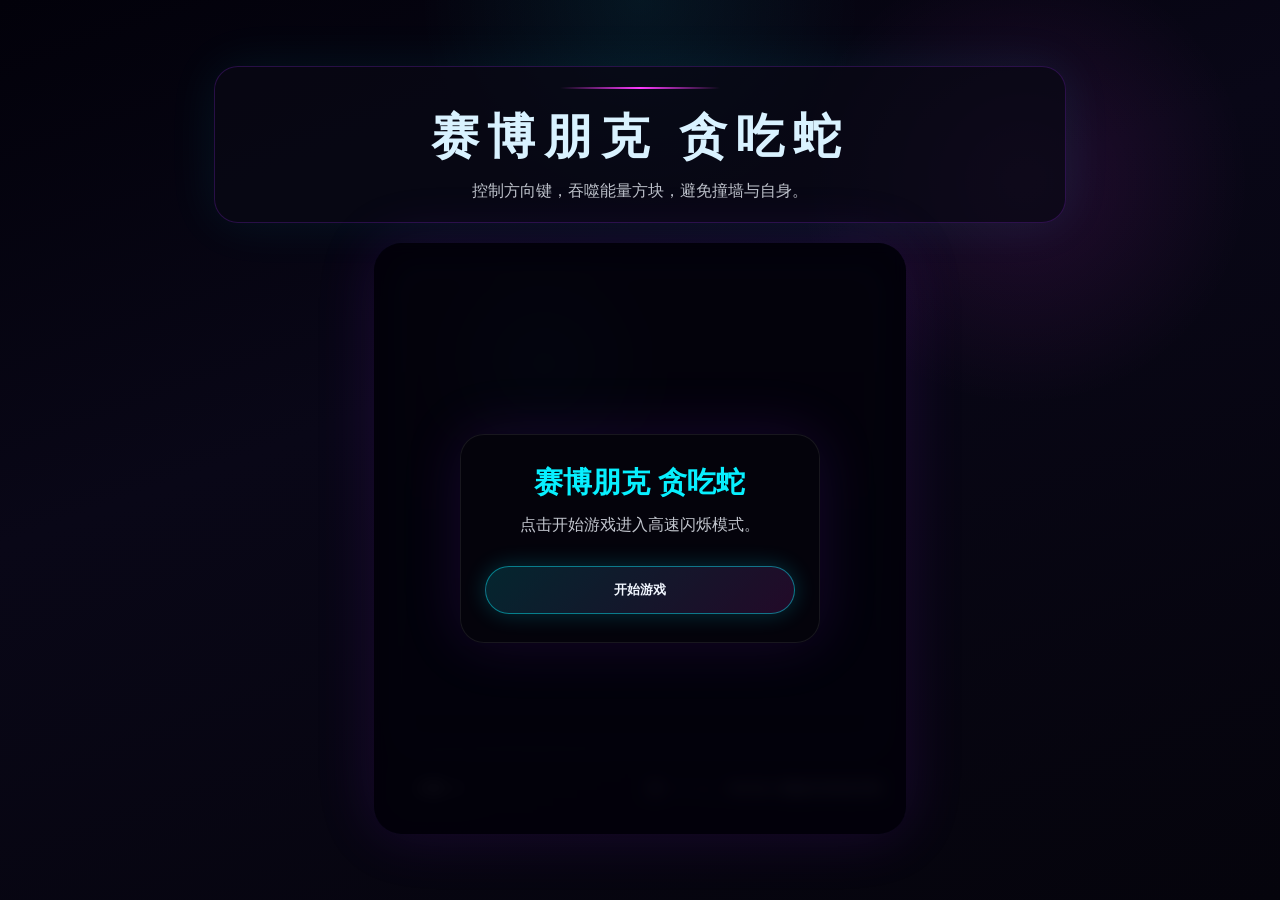
<file: games/game-demo1/index.html>
<!DOCTYPE html>
<html lang="zh-CN">
<head>
  <meta charset="UTF-8">
  <meta name="viewport" content="width=device-width, initial-scale=1.0">
  <title>赛博朋克 贪吃蛇</title>
  <link rel="stylesheet" href="style.css">
</head>
<body>
  <div class="wrapper">
    <header class="title-panel">
      <div class="title-line"></div>
      <h1>赛博朋克 贪吃蛇</h1>
      <p>控制方向键，吞噬能量方块，避免撞墙与自身。</p>
    </header>

    <main class="game-panel">
      <canvas id="gameCanvas" width="480" height="480"></canvas>
      <div class="hud">
        <div class="score">分数: <span id="scoreValue">0</span></div>
        <button id="pauseButton" class="neon-button hidden">暂停</button>
        <div class="tip">按 ←↑→↓、WASD 或触控按钮控制</div>
      </div>
      <div class="mobile-controls" aria-label="移动方向控制">
        <button class="control-button" data-direction="up" aria-label="上">↑</button>
        <div class="horizontal-controls">
          <button class="control-button" data-direction="left" aria-label="左">←</button>
          <button class="control-button" data-direction="right" aria-label="右">→</button>
        </div>
        <button class="control-button" data-direction="down" aria-label="下">↓</button>
      </div>
      <div id="overlay" class="overlay">
        <div class="overlay-card">
          <h2 id="overlayTitle">准备就绪</h2>
          <p id="overlayDesc">点击开始游戏进入赛博朋克轨道。</p>
          <button id="startButton" class="neon-button">开始游戏</button>
          <button id="restartButton" class="neon-button hidden">重新开始</button>
        </div>
      </div>
    </main>
  </div>

  <script src="script.js"></script>
</body>
</html>
</file>
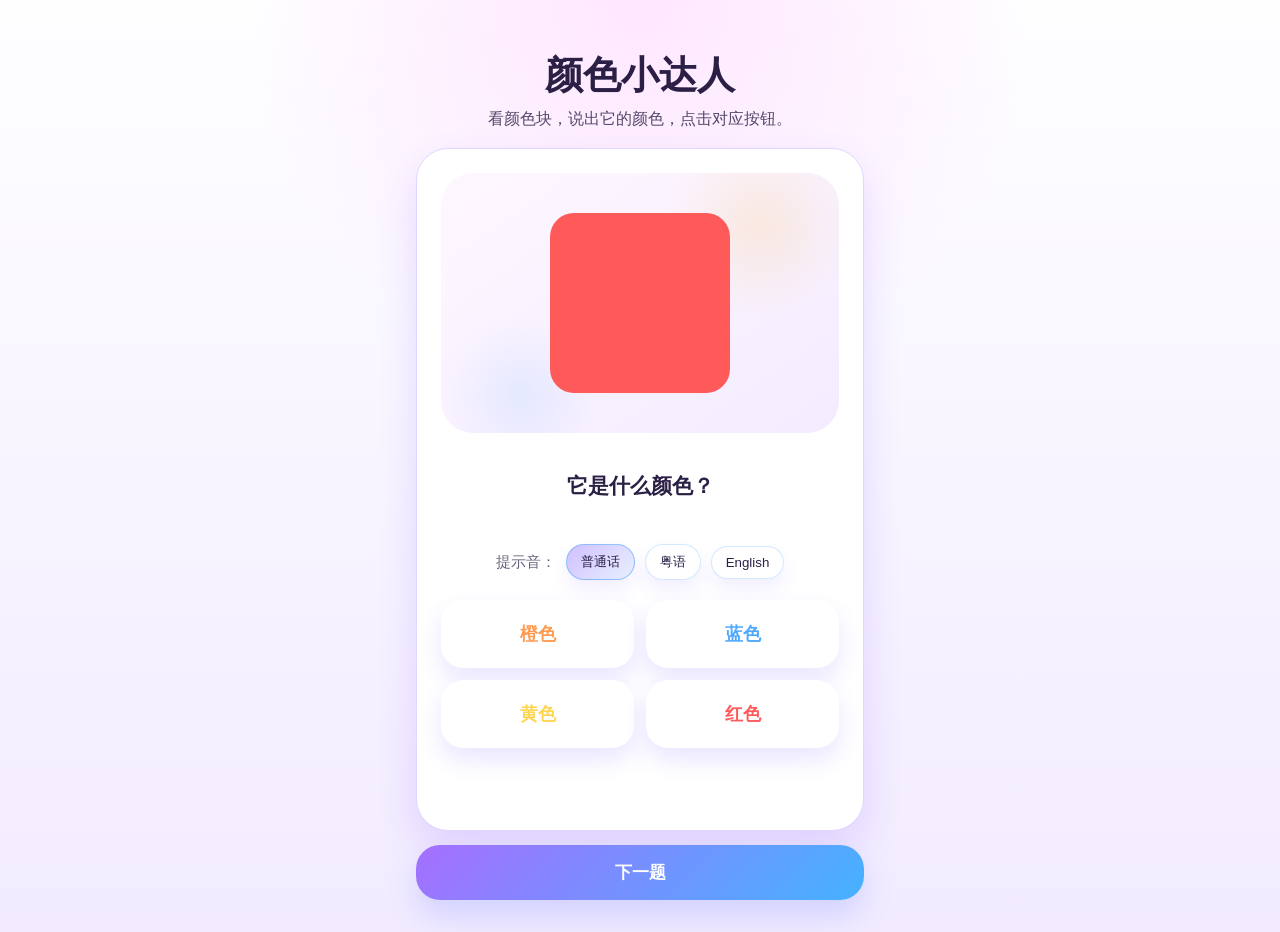
<file: games/game-demo2/index.html>
<!DOCTYPE html>
<html lang="zh-CN">
<head>
  <meta charset="UTF-8">
  <meta name="viewport" content="width=device-width, initial-scale=1.0">
  <title>亲子颜色识别</title>
  <link rel="stylesheet" href="style.css">
</head>
<body>
  <div class="game-shell">
    <header class="top-panel">
      <h1>颜色小达人</h1>
      <p>看颜色块，说出它的颜色，点击对应按钮。</p>
    </header>

    <section class="play-area">
      <div class="card" id="colorCard" aria-label="颜色块展示区"></div>
      <div class="question">
        <p id="questionText">它是什么颜色？</p>
      </div>
      <div class="lang-select" id="langSelect">
        <span>提示音：</span>
        <button type="button" class="lang-button active" data-lang="zh">普通话</button>
        <button type="button" class="lang-button" data-lang="yue">粤语</button>
        <button type="button" class="lang-button" data-lang="en">English</button>
      </div>
      <div class="buttons" id="options"></div>
      <div class="feedback" id="feedback"></div>
    </section>

    <footer class="footer-panel">
      <button id="nextButton" class="big-button">下一题</button>
    </footer>
  </div>

  <script src="script.js"></script>
</body>
</html>
</file>
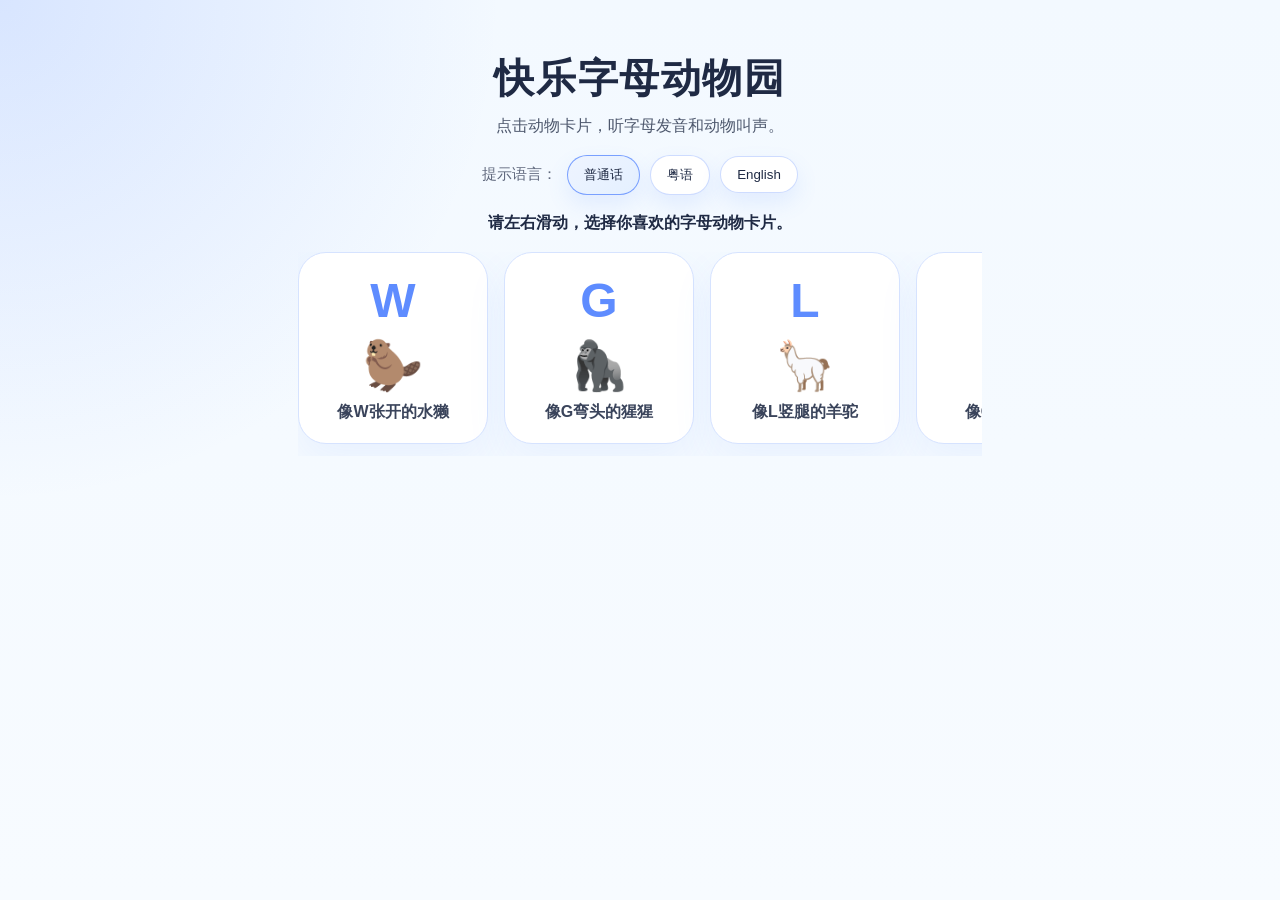
<file: games/game-demo3/index.html>
<!DOCTYPE html>
<html lang="zh-CN">
<head>
  <meta charset="UTF-8">
  <meta name="viewport" content="width=device-width, initial-scale=1.0">
  <title>快乐字母动物园</title>
  <link rel="stylesheet" href="style.css">
</head>
<body>
  <div class="game-shell">
    <header class="top-panel">
      <h1>快乐字母动物园</h1>
      <p>点击动物卡片，听字母发音和动物叫声。</p>
    </header>

    <div class="lang-select" id="langSelect">
      <span>提示语言：</span>
      <button type="button" class="lang-button active" data-lang="zh">普通话</button>
      <button type="button" class="lang-button" data-lang="yue">粤语</button>
      <button type="button" class="lang-button" data-lang="en">English</button>
    </div>

    <section class="instruction">
      <p id="instructionText">请选择语言，然后点击字母动物卡片。</p>
    </section>

    <section class="cards" id="cards"></section>

    <div class="feedback" id="feedback"></div>
  </div>

  <script src="script.js"></script>
</body>
</html>
</file>
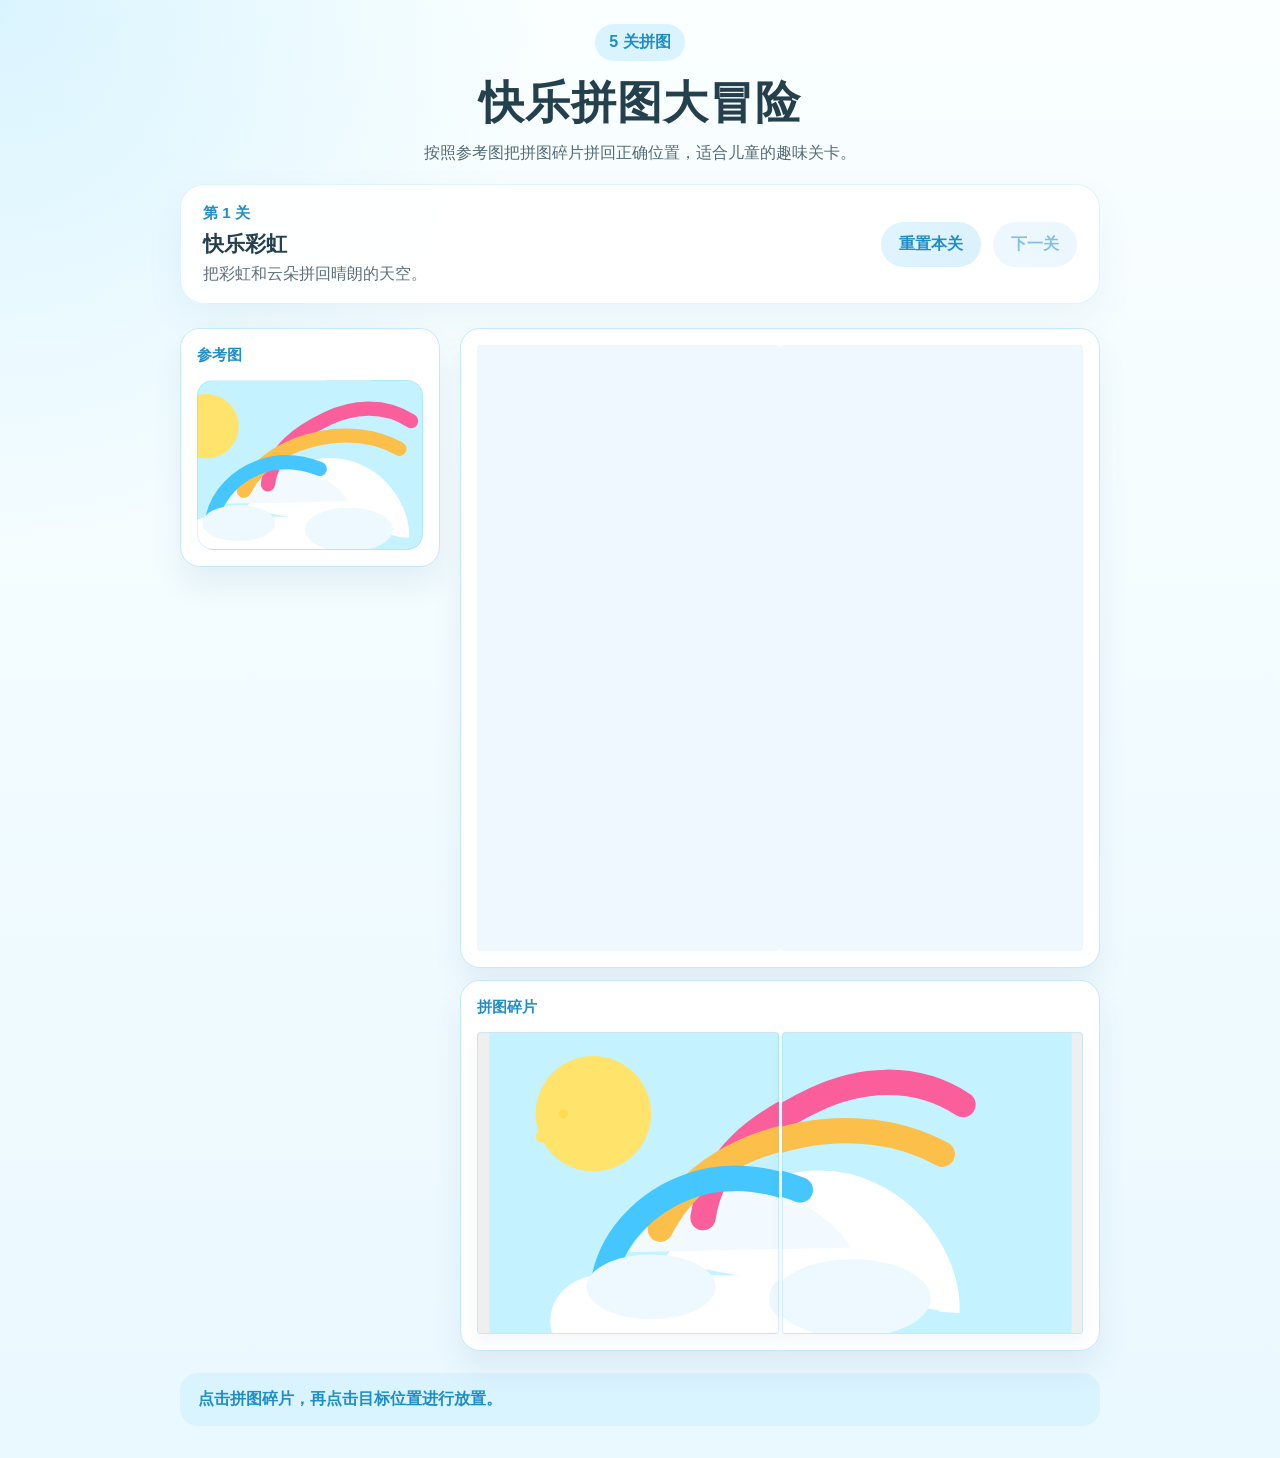
<file: games/game-demo4/index.html>
<!DOCTYPE html>
<html lang="zh-CN">
<head>
  <meta charset="UTF-8">
  <meta name="viewport" content="width=device-width, initial-scale=1.0">
  <title>快乐拼图大冒险</title>
  <link rel="stylesheet" href="style.css">
</head>
<body>
  <div class="game-page">
    <header class="hero">
      <span class="badge">5 关拼图</span>
      <h1>快乐拼图大冒险</h1>
      <p>按照参考图把拼图碎片拼回正确位置，适合儿童的趣味关卡。</p>
    </header>

    <section class="level-panel">
      <div>
        <p class="level-tag">第 <strong id="levelNumber">1</strong> 关</p>
        <h2 id="levelTitle">快乐彩虹</h2>
        <p id="levelHint">把彩虹和云朵拼回晴朗的天空。</p>
      </div>
      <div class="actions">
        <button id="restartButton" class="pill-button">重置本关</button>
        <button id="nextButton" class="pill-button" disabled>下一关</button>
      </div>
    </section>

    <main class="game-area">
      <aside class="preview-panel">
        <div class="panel-label">参考图</div>
        <div class="preview-image" id="previewImage" aria-label="参考拼图"></div>
      </aside>

      <section class="puzzle-panel">
        <div class="board-box">
          <div class="puzzle-board" id="puzzleBoard"></div>
        </div>

        <div class="tray-box">
          <div class="panel-label">拼图碎片</div>
          <div class="piece-tray" id="pieceTray"></div>
        </div>
      </section>
    </main>

    <div class="status-bar" id="statusText">点击拼图碎片，再点击目标位置进行放置。</div>
  </div>

  <script src="script.js"></script>
</body>
</html>
</file>
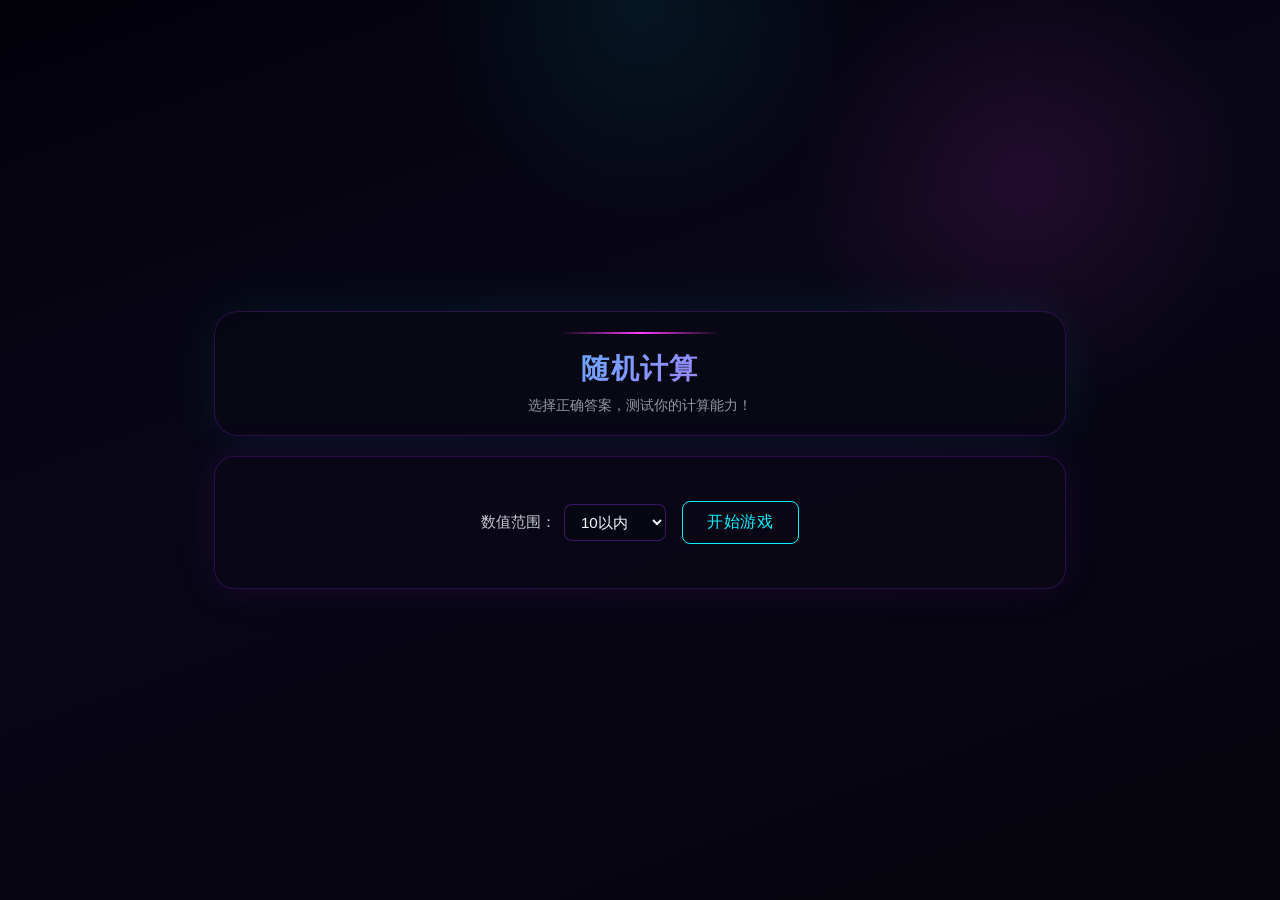
<file: games/game-demo5/index.html>
<!DOCTYPE html>
<html lang="zh-CN">
<head>
  <meta charset="UTF-8">
  <meta name="viewport" content="width=device-width, initial-scale=1.0">
  <title>随机计算</title>
  <link rel="stylesheet" href="style.css">
</head>
<body>
  <div class="wrapper">
    <header class="title-panel">
      <div class="title-line"></div>
      <h1>随机计算</h1>
      <p>选择正确答案，测试你的计算能力！</p>
    </header>

    <main class="game-panel">
      <div class="settings-panel">
        <div class="setting-group">
          <label>数值范围：</label>
          <select id="rangeSelect">
            <option value="10">10以内</option>
            <option value="20">20以内</option>
            <option value="50">50以内</option>
            <option value="100">100以内</option>
          </select>
        </div>
        <button id="startButton" class="neon-button">开始游戏</button>
      </div>

      <div id="gameArea" class="game-area hidden">
        <div class="hud">
          <div class="stats">
            <span>题目: <span id="questionNum">0</span></span>
            <span>分数: <span id="scoreValue">0</span></span>
          </div>
          <div class="language-switch">
            <button class="lang-btn" data-lang="zh-CN" title="普通话">普通话</button>
            <button class="lang-btn" data-lang="zh-TW" title="粤语">粤语</button>
            <button class="lang-btn" data-lang="en" title="English">EN</button>
          </div>
        </div>
        
        <div class="question-display">
          <div class="equation" id="equation">2 + 3 = ?</div>
          <button id="speakButton" class="speak-button" aria-label="朗读题目">🔊</button>
        </div>

        <div class="answers-grid" id="answersGrid">
          <button class="answer-button" data-index="0">5</button>
          <button class="answer-button" data-index="1">6</button>
          <button class="answer-button" data-index="2">7</button>
          <button class="answer-button" data-index="3">8</button>
        </div>

        <div id="feedback" class="feedback hidden"></div>
      </div>

      <div id="overlay" class="overlay hidden">
        <div class="overlay-card">
          <h2 id="overlayTitle">游戏结束</h2>
          <p id="overlayDesc">你的得分：<span id="finalScore">0</span> / <span id="totalQuestions">0</span></p>
          <button id="restartButton" class="neon-button">再来一局</button>
        </div>
      </div>
    </main>
  </div>

  <script src="script.js"></script>
</body>
</html>
</file>
<file: games/game-demo1/style.css>
:root {
  --bg: #05040c;
  --panel: rgba(10, 8, 22, 0.9);
  --glow: #8a2be2;
  --neon: #08f0ff;
  --accent: #ff3cff;
  --text: #f2f7ff;
}

* {
  box-sizing: border-box;
  margin: 0;
  padding: 0;
}

body {
  min-height: 100vh;
  display: flex;
  align-items: center;
  justify-content: center;
  font-family: "Segoe UI", Roboto, "PingFang SC", sans-serif;
  background: radial-gradient(circle at top, rgba(8, 240, 255, 0.08), transparent 20%),
              radial-gradient(circle at 80% 20%, rgba(255, 60, 255, 0.1), transparent 18%),
              linear-gradient(160deg, #02010a 0%, #090717 40%, #05040c 100%);
  color: var(--text);
}

.wrapper {
  width: min(100%, 900px);
  padding: 24px;
}

.title-panel {
  text-align: center;
  margin-bottom: 20px;
  padding: 20px 24px;
  border: 1px solid rgba(138, 43, 226, 0.25);
  background: rgba(8, 8, 20, 0.75);
  box-shadow: 0 0 50px rgba(8, 240, 255, 0.08);
  border-radius: 24px;
}

.title-line {
  width: 160px;
  height: 2px;
  margin: 0 auto 16px;
  background: linear-gradient(90deg, transparent, var(--accent), transparent);
}

.title-panel h1 {
  font-size: clamp(2rem, 4vw, 3rem);
  letter-spacing: 0.18em;
  text-transform: uppercase;
  color: #d9f2ff;
}

.title-panel p {
  margin-top: 12px;
  color: rgba(242, 247, 255, 0.78);
}

.game-panel {
  position: relative;
  width: fit-content;
  margin: 0 auto;
  padding: 24px;
  border-radius: 32px;
  background: var(--panel);
  box-shadow: 0 0 60px rgba(138, 43, 226, 0.15);
}

canvas {
  display: block;
  background: radial-gradient(circle at 30% 20%, rgba(8, 240, 255, 0.12), transparent 24%),
              linear-gradient(180deg, rgba(255, 255, 255, 0.04), rgba(255, 255, 255, 0.01));
  border: 2px solid rgba(8, 240, 255, 0.25);
  border-radius: 24px;
}

.hud {
  margin-top: 16px;
  display: flex;
  justify-content: space-between;
  gap: 12px;
  color: rgba(242, 247, 255, 0.82);
  font-size: 0.95rem;
}

.score {
  padding: 10px 16px;
  border-radius: 999px;
  background: rgba(0, 0, 0, 0.35);
  border: 1px solid rgba(8, 240, 255, 0.18);
}

.mobile-controls {
  display: none;
  width: 100%;
  flex-direction: column;
  align-items: center;
  gap: 12px;
  margin-top: 20px;
}

.horizontal-controls {
  display: flex;
  gap: 12px;
  width: 100%;
  justify-content: center;
}

.control-button {
  width: 64px;
  height: 64px;
  border-radius: 22px;
  border: 1px solid rgba(8, 240, 255, 0.35);
  background: rgba(8, 240, 255, 0.12);
  color: var(--text);
  font-size: 1.5rem;
  font-weight: 700;
  cursor: pointer;
  display: inline-flex;
  align-items: center;
  justify-content: center;
  transition: transform 0.15s ease, box-shadow 0.15s ease, background 0.15s ease;
  box-shadow: 0 0 18px rgba(8, 240, 255, 0.18);
}

.control-button:active {
  transform: translateY(2px);
  box-shadow: 0 0 8px rgba(8, 240, 255, 0.12);
}

@media (max-width: 800px), (pointer: coarse) {
  .mobile-controls {
    display: flex;
  }

  .game-panel {
    padding-bottom: 8px;
  }
}

.tip {
  align-self: center;
  opacity: 0.85;
}

.overlay {
  position: absolute;
  inset: 0;
  display: grid;
  place-items: center;
  background: rgba(2, 1, 10, 0.88);
  border-radius: 28px;
  backdrop-filter: blur(8px);
}

.overlay-card {
  width: min(100%, 360px);
  padding: 28px 24px;
  text-align: center;
  border: 1px solid rgba(255, 255, 255, 0.08);
  border-radius: 24px;
  background: rgba(5, 4, 12, 0.95);
  box-shadow: 0 0 60px rgba(138, 43, 226, 0.15);
}

.overlay-card h2 {
  font-size: 1.8rem;
  margin-bottom: 12px;
  color: var(--neon);
}

.overlay-card p {
  margin-bottom: 22px;
  color: rgba(242, 247, 255, 0.8);
}

.neon-button {
  width: 100%;
  padding: 14px 18px;
  margin-top: 8px;
  border: 1px solid rgba(8, 240, 255, 0.45);
  border-radius: 999px;
  background: linear-gradient(135deg, rgba(8, 240, 255, 0.15), rgba(255, 60, 255, 0.12));
  color: var(--text);
  font-weight: 700;
  cursor: pointer;
  transition: transform 0.2s ease, box-shadow 0.2s ease;
  box-shadow: 0 0 22px rgba(8, 240, 255, 0.2);
}

.hud .neon-button {
  width: auto;
  min-width: 110px;
  padding: 12px 16px;
  margin-top: 0;
}

.neon-button:hover {
  transform: translateY(-1px);
  box-shadow: 0 0 30px rgba(8, 240, 255, 0.32);
}

.hidden {
  display: none;
}

@media (max-width: 560px) {
  .wrapper {
    padding: 16px;
  }

  .overlay-card {
    padding: 20px 18px;
  }
}
</file>
<file: games/game-demo2/style.css>
:root {
  --bg: #f7f4ff;
  --panel: #ffffff;
  --border: #e0d7ff;
  --text: #2b1f45;
  --shadow: rgba(75, 0, 255, 0.12);
  --red: #ff5a5a;
  --yellow: #ffd54f;
  --blue: #4fa8ff;
  --green: #65d08c;
  --purple: #a964ff;
  --orange: #ff9a4f;
}

* {
  box-sizing: border-box;
}

body {
  margin: 0;
  min-height: 100vh;
  font-family: "PingFang SC", "Helvetica Neue", Arial, sans-serif;
  background: radial-gradient(circle at top, #ffe6ff, transparent 35%),
              linear-gradient(180deg, #fefeff 0%, #f2ebff 100%);
  color: var(--text);
}

.game-shell {
  max-width: 480px;
  margin: 0 auto;
  padding: 24px 16px 32px;
}

.top-panel {
  text-align: center;
  margin-bottom: 18px;
}

.top-panel h1 {
  font-size: 2.4rem;
  margin-bottom: 8px;
}

.top-panel p {
  margin: 0;
  color: rgba(43, 31, 69, 0.8);
}

.play-area {
  display: grid;
  gap: 18px;
  background: var(--panel);
  border: 1px solid var(--border);
  border-radius: 32px;
  padding: 24px;
  box-shadow: 0 18px 40px var(--shadow);
}

.card {
  width: 100%;
  min-height: 260px;
  border-radius: 32px;
  background: linear-gradient(145deg, #fff7ff, #f3ecff);
  display: grid;
  place-items: center;
  position: relative;
  overflow: hidden;
}

.card::before {
  content: '';
  position: absolute;
  inset: 0;
  background: radial-gradient(circle at 80% 20%, rgba(255, 166, 0, 0.12), transparent 25%),
              radial-gradient(circle at 20% 85%, rgba(79, 168, 255, 0.12), transparent 20%);
}

.shape {
  width: 180px;
  height: 180px;
  display: grid;
  place-items: center;
  position: relative;
  z-index: 1;
}

.shape.circle {
  border-radius: 50%;
}

.shape.square {
  border-radius: 24px;
}

.shape.triangle {
  width: 0;
  height: 0;
  border-left: 90px solid transparent;
  border-right: 90px solid transparent;
  border-bottom: 160px solid;
}

.question {
  text-align: center;
  font-size: 1.3rem;
  font-weight: 700;
}

.lang-select {
  display: flex;
  flex-wrap: wrap;
  justify-content: center;
  gap: 10px;
  align-items: center;
  padding: 6px 0 2px;
}

.lang-select span {
  color: rgba(43, 31, 69, 0.7);
  font-size: 0.95rem;
}

.lang-button {
  border: 1px solid rgba(79, 168, 255, 0.25);
  border-radius: 999px;
  background: white;
  color: var(--text);
  padding: 8px 14px;
  cursor: pointer;
  transition: transform 0.18s ease, background-color 0.18s ease, border-color 0.18s ease;
  box-shadow: 0 10px 18px rgba(84, 48, 255, 0.08);
}

.lang-button.active {
  border-color: rgba(79, 168, 255, 0.55);
  background: linear-gradient(135deg, #d0c0ff, #e8f0ff);
}

.lang-button:hover {
  transform: translateY(-1px);
}

.buttons {
  display: grid;
  grid-template-columns: repeat(2, minmax(0, 1fr));
  gap: 12px;
}

.choice-button {
  border: 4px solid transparent;
  border-radius: 22px;
  padding: 18px 14px;
  font-size: 1.1rem;
  font-weight: 700;
  cursor: pointer;
  transition: transform 0.18s ease, box-shadow 0.18s ease, border-color 0.18s ease;
  background: white;
  box-shadow: 0 12px 24px rgba(84, 48, 255, 0.12);
}

.choice-button:hover,
.choice-button:focus {
  transform: translateY(-2px);
  outline: none;
  border-color: rgba(79, 168, 255, 0.35);
}

.feedback {
  min-height: 40px;
  display: grid;
  place-items: center;
  font-size: 1.1rem;
  font-weight: 700;
  color: #4f2c9f;
}

.big-button {
  width: 100%;
  padding: 16px 18px;
  border-radius: 24px;
  border: none;
  background: linear-gradient(135deg, #a56fff, #45b2ff);
  color: white;
  font-size: 1.05rem;
  font-weight: 700;
  cursor: pointer;
  box-shadow: 0 16px 30px rgba(78, 110, 255, 0.2);
}

.footer-panel {
  margin-top: 14px;
}

.big-button:hover {
  transform: translateY(-1px);
}

@media (max-width: 420px) {
  .play-area {
    padding: 20px;
  }

  .shape {
    width: 140px;
    height: 140px;
  }

  .choice-button {
    padding: 16px 12px;
  }
}
</file>
<file: games/game-demo3/style.css>
:root {
  --bg: #f7fbff;
  --panel: #ffffff;
  --border: #d6e3ff;
  --text: #1f2a44;
  --shadow: rgba(52, 107, 255, 0.16);
  --blue: #5e8cff;
  --pink: #ff8cc7;
  --green: #7fd29c;
}

* {
  box-sizing: border-box;
}

body {
  margin: 0;
  min-height: 100vh;
  font-family: "PingFang SC", "Helvetica Neue", Arial, sans-serif;
  background: radial-gradient(circle at top left, rgba(94, 140, 255, 0.18), transparent 32%),
              linear-gradient(180deg, #f3f9ff 0%, #f7fbff 100%);
  color: var(--text);
}

.game-shell {
  max-width: 720px;
  margin: 0 auto;
  padding: 24px 18px 32px;
}

.top-panel {
  text-align: center;
  margin-bottom: 18px;
}

.top-panel h1 {
  font-size: 2.5rem;
  margin-bottom: 10px;
  letter-spacing: 0.04em;
}

.top-panel p {
  margin: 0;
  color: rgba(31, 42, 68, 0.78);
}

.lang-select {
  display: flex;
  flex-wrap: wrap;
  justify-content: center;
  gap: 10px;
  align-items: center;
  margin: 18px 0;
}

.lang-select span {
  font-size: 0.95rem;
  color: rgba(31, 42, 68, 0.7);
}

.lang-button {
  border: 1px solid rgba(94, 140, 255, 0.3);
  border-radius: 999px;
  background: white;
  color: var(--text);
  padding: 10px 16px;
  cursor: pointer;
  transition: transform 0.18s ease, border-color 0.18s ease, background-color 0.18s ease;
  box-shadow: 0 10px 22px rgba(94, 140, 255, 0.12);
}

.lang-button.active {
  border-color: rgba(94, 140, 255, 0.8);
  background: linear-gradient(135deg, #eef4ff, #e4f0ff);
}

.lang-button:hover {
  transform: translateY(-1px);
}

.instruction {
  text-align: center;
  margin-bottom: 18px;
  font-size: 1rem;
  font-weight: 700;
}

.cards {
  display: flex;
  gap: 16px;
  overflow-x: auto;
  padding-bottom: 12px;
  scroll-snap-type: x mandatory;
}

.cards::-webkit-scrollbar {
  height: 10px;
}

.cards::-webkit-scrollbar-thumb {
  background: rgba(94, 140, 255, 0.35);
  border-radius: 999px;
}

.card {
  min-width: 190px;
  flex: 0 0 auto;
  scroll-snap-align: start;
  position: relative;
  border-radius: 28px;
  background: white;
  border: 1px solid var(--border);
  padding: 20px 16px;
  box-shadow: 0 18px 40px rgba(94, 140, 255, 0.08);
  cursor: pointer;
  transition: transform 0.18s ease, box-shadow 0.18s ease, border-color 0.18s ease;
}

.card:hover {
  transform: translateY(-4px);
  border-color: rgba(94, 140, 255, 0.45);
}

.card__letter {
  font-size: 3rem;
  font-weight: 900;
  margin-bottom: 10px;
  color: var(--blue);
}

.card__emoji {
  font-size: 3rem;
  margin-bottom: 8px;
}

.card__name {
  font-size: 1rem;
  font-weight: 700;
  color: rgba(31, 42, 68, 0.88);
}

.feedback {
  margin-top: 20px;
  min-height: 40px;
  text-align: center;
  font-size: 1.05rem;
  font-weight: 700;
  color: #39613c;
}

@media (max-width: 680px) {
  .cards {
    grid-template-columns: repeat(2, minmax(0, 1fr));
  }
}

@media (max-width: 420px) {
  .game-shell {
    padding: 16px 12px 26px;
  }

  .cards {
    gap: 12px;
  }
}
</file>
<file: games/game-demo4/style.css>
:root {
  --bg: #f6fdf9;
  --panel: #ffffff;
  --surface: #e2f4ff;
  --border: #c6e9ff;
  --text: #25404d;
  --accent: #4ac4ff;
  --accent-strong: #1f8ec7;
  --success: #4f9555;
  --shadow: rgba(35, 87, 121, 0.12);
}

* {
  box-sizing: border-box;
}

body {
  margin: 0;
  min-height: 100vh;
  font-family: "PingFang SC", "Helvetica Neue", Arial, sans-serif;
  background: radial-gradient(circle at top left, rgba(74, 196, 255, 0.18), transparent 28%),
              linear-gradient(180deg, #faffff 0%, #eaf8ff 100%);
  color: var(--text);
}

body, button {
  -webkit-tap-highlight-color: transparent;
}

.game-page {
  max-width: 960px;
  margin: 0 auto;
  padding: 24px 20px 32px;
}

.hero {
  text-align: center;
  margin-bottom: 20px;
}

.badge {
  display: inline-flex;
  align-items: center;
  justify-content: center;
  padding: 8px 14px;
  border-radius: 999px;
  background: rgba(74, 196, 255, 0.18);
  color: var(--accent-strong);
  font-weight: 700;
  margin-bottom: 12px;
}

.hero h1 {
  font-size: clamp(2rem, 4vw, 2.8rem);
  margin: 0;
  letter-spacing: 0.02em;
}

.hero p {
  margin: 10px auto 0;
  max-width: 680px;
  color: rgba(37, 64, 77, 0.78);
}

.level-panel {
  display: flex;
  justify-content: space-between;
  align-items: center;
  gap: 16px;
  flex-wrap: wrap;
  margin-bottom: 24px;
  padding: 18px 22px;
  border-radius: 24px;
  background: rgba(255, 255, 255, 0.92);
  border: 1px solid rgba(74, 196, 255, 0.18);
  box-shadow: 0 16px 40px rgba(35, 87, 121, 0.06);
}

.level-panel .level-tag {
  margin: 0 0 6px;
  color: var(--accent-strong);
  font-size: 0.95rem;
  font-weight: 700;
}

.level-panel h2 {
  margin: 0;
  font-size: 1.3rem;
}

.level-panel p {
  margin: 6px 0 0;
  color: rgba(37, 64, 77, 0.75);
}

.actions {
  display: flex;
  flex-wrap: wrap;
  gap: 12px;
}

.pill-button {
  border: none;
  border-radius: 999px;
  padding: 12px 18px;
  font-size: 0.98rem;
  font-weight: 700;
  background: linear-gradient(135deg, rgba(74, 196, 255, 0.18), rgba(0, 154, 221, 0.14));
  color: var(--accent-strong);
  cursor: pointer;
  transition: transform 0.18s ease, box-shadow 0.18s ease, background-color 0.18s ease;
}

.pill-button:hover:not(:disabled) {
  transform: translateY(-1px);
}

.pill-button:disabled {
  opacity: 0.55;
  cursor: not-allowed;
}

.game-area {
  display: grid;
  grid-template-columns: minmax(220px, 260px) minmax(320px, 1fr);
  gap: 20px;
  align-items: start;
}

.preview-panel,
.tray-box,
.board-box {
  background: white;
  border: 1px solid var(--border);
  border-radius: 20px;
  padding: 16px;
  box-shadow: 0 18px 30px rgba(35, 87, 121, 0.08);
}

.panel-label {
  font-size: 0.95rem;
  color: var(--accent-strong);
  font-weight: 700;
  margin-bottom: 14px;
}

.preview-image {
  width: 100%;
  aspect-ratio: 4 / 3;
  border-radius: 16px;
  background-color: #edf8ff;
  background-size: cover;
  background-position: center;
  overflow: hidden;
  border: 1px solid rgba(74, 196, 255, 0.2);
}

.puzzle-panel {
  display: grid;
  gap: 12px;
}

.puzzle-board {
  display: grid;
  gap: 0;
  width: 100%;
  aspect-ratio: 1;
}

.board-cell {
  position: relative;
  border-radius: 4px;
  border: none;
  background: rgba(238, 247, 255, 0.9);
  overflow: hidden;
  cursor: pointer;
}

.board-cell:hover {
  border-color: rgba(74, 196, 255, 0.48);
}

.piece-tray {
  display: grid;
  grid-template-columns: repeat(auto-fit, minmax(44px, 1fr));
  gap: 3px;
}

.puzzle-piece {
  aspect-ratio: 1;
  width: 100%;
  height: auto;
  border-radius: 4px;
  border: 1px solid rgba(74, 196, 255, 0.2);
  background-repeat: no-repeat;
  background-size: cover;
  background-position: center;
  box-shadow: 0 8px 16px rgba(35, 87, 121, 0.05);
  cursor: pointer;
  transition: transform 0.18s ease, border-color 0.18s ease;
}

.puzzle-piece:hover {
  transform: translateY(-2px);
  border-color: rgba(74, 196, 255, 0.45);
}

.puzzle-piece.selected {
  box-shadow: 0 0 0 3px rgba(74, 196, 255, 0.25);
  border-color: rgba(74, 196, 255, 0.5);
}

.puzzle-piece.placed {
  cursor: move;
}

.status-bar {
  margin-top: 22px;
  padding: 16px 18px;
  border-radius: 18px;
  background: rgba(74, 196, 255, 0.1);
  color: var(--accent-strong);
  font-weight: 700;
}

@media (max-width: 860px) {
  .game-area {
    grid-template-columns: 1fr;
  }
}

@media (max-width: 560px) {
  .game-page {
    padding: 16px 14px 24px;
  }

  .level-panel {
    padding: 16px 16px;
  }

  .hero h1 {
    font-size: 2rem;
  }
}
</file>
<file: games/game-demo5/style.css>
:root {
  --bg: #05040c;
  --panel: rgba(10, 8, 22, 0.9);
  --glow: #8a2be2;
  --neon: #08f0ff;
  --accent: #ff3cff;
  --text: #f2f7ff;
  --correct: #4cff8e;
  --wrong: #ff4c4c;
}

* {
  box-sizing: border-box;
  margin: 0;
  padding: 0;
}

body {
  min-height: 100vh;
  display: flex;
  align-items: center;
  justify-content: center;
  font-family: "Segoe UI", Roboto, "PingFang SC", sans-serif;
  background: radial-gradient(circle at top, rgba(8, 240, 255, 0.08), transparent 20%),
              radial-gradient(circle at 80% 20%, rgba(255, 60, 255, 0.1), transparent 18%),
              linear-gradient(160deg, #02010a 0%, #090717 40%, #05040c 100%);
  color: var(--text);
}

.wrapper {
  width: min(100%, 900px);
  padding: 24px;
}

.title-panel {
  text-align: center;
  margin-bottom: 20px;
  padding: 20px 24px;
  border: 1px solid rgba(138, 43, 226, 0.25);
  background: rgba(8, 8, 20, 0.75);
  box-shadow: 0 0 50px rgba(8, 240, 255, 0.08);
  border-radius: 24px;
}

.title-line {
  width: 160px;
  height: 2px;
  margin: 0 auto 16px;
  background: linear-gradient(90deg, transparent, var(--accent), transparent);
}

.title-panel h1 {
  font-size: 1.75rem;
  font-weight: 600;
  letter-spacing: 0.05em;
  background: linear-gradient(135deg, var(--neon), var(--accent));
  -webkit-background-clip: text;
  -webkit-text-fill-color: transparent;
  background-clip: text;
}

.title-panel p {
  margin-top: 8px;
  font-size: 0.9rem;
  color: rgba(242, 247, 255, 0.6);
}

.game-panel {
  background: var(--panel);
  border: 1px solid rgba(138, 43, 226, 0.25);
  border-radius: 20px;
  padding: 24px;
  box-shadow: 0 0 40px rgba(138, 43, 226, 0.12);
}

.settings-panel {
  display: flex;
  flex-wrap: wrap;
  gap: 16px;
  justify-content: center;
  align-items: center;
  padding: 20px;
}

.setting-group {
  display: flex;
  align-items: center;
  gap: 8px;
}

.setting-group label {
  font-size: 0.95rem;
  color: rgba(242, 247, 255, 0.8);
}

.setting-group select {
  padding: 8px 12px;
  font-size: 0.95rem;
  border: 1px solid rgba(138, 43, 226, 0.4);
  border-radius: 8px;
  background: rgba(8, 8, 20, 0.8);
  color: var(--text);
  cursor: pointer;
  outline: none;
  transition: border-color 0.2s;
}

.setting-group select:hover,
.setting-group select:focus {
  border-color: var(--neon);
}

.neon-button {
  padding: 10px 24px;
  font-size: 1rem;
  font-weight: 500;
  border: 1px solid var(--neon);
  border-radius: 8px;
  background: transparent;
  color: var(--neon);
  cursor: pointer;
  transition: all 0.25s;
  text-transform: uppercase;
  letter-spacing: 0.05em;
}

.neon-button:hover {
  background: var(--neon);
  color: var(--bg);
  box-shadow: 0 0 20px rgba(8, 240, 255, 0.4);
}

.game-area {
  margin-top: 20px;
}

.game-area.hidden {
  display: none;
}

.hud {
  display: flex;
  justify-content: space-between;
  align-items: center;
  margin-bottom: 20px;
  flex-wrap: wrap;
  gap: 12px;
}

.stats {
  display: flex;
  gap: 24px;
  font-size: 1.1rem;
  padding: 12px 24px;
  background: rgba(8, 8, 20, 0.6);
  border-radius: 12px;
  border: 1px solid rgba(138, 43, 226, 0.3);
}

.language-switch {
  display: flex;
  gap: 8px;
}

.lang-btn {
  padding: 8px 16px;
  font-size: 0.85rem;
  border: 1px solid rgba(138, 43, 226, 0.4);
  border-radius: 8px;
  background: rgba(8, 8, 20, 0.6);
  color: rgba(242, 247, 255, 0.7);
  cursor: pointer;
  transition: all 0.25s;
}

.lang-btn:hover {
  border-color: var(--neon);
  color: var(--neon);
}

.lang-btn.active {
  background: var(--neon);
  color: var(--bg);
  border-color: var(--neon);
}

.stats span {
  color: rgba(242, 247, 255, 0.7);
}

.stats span span {
  color: var(--neon);
  font-weight: 600;
  margin-left: 4px;
}

.question-display {
  display: flex;
  align-items: center;
  justify-content: center;
  gap: 12px;
  margin-bottom: 24px;
}

.equation {
  font-size: 2.5rem;
  font-weight: 700;
  padding: 20px 40px;
  background: rgba(8, 8, 20, 0.7);
  border-radius: 16px;
  border: 2px solid rgba(138, 43, 226, 0.4);
  letter-spacing: 0.1em;
}

.speak-button {
  width: 50px;
  height: 50px;
  font-size: 1.5rem;
  border: 1px solid rgba(138, 43, 226, 0.4);
  border-radius: 50%;
  background: rgba(8, 8, 20, 0.7);
  color: var(--text);
  cursor: pointer;
  transition: all 0.25s;
}

.speak-button:hover {
  border-color: var(--neon);
  box-shadow: 0 0 15px rgba(8, 240, 255, 0.3);
}

.answers-grid {
  display: grid;
  grid-template-columns: repeat(2, 1fr);
  gap: 16px;
  max-width: 400px;
  margin: 0 auto;
}

.answer-button {
  padding: 20px;
  font-size: 1.5rem;
  font-weight: 600;
  border: 2px solid rgba(138, 43, 226, 0.4);
  border-radius: 12px;
  background: rgba(8, 8, 20, 0.7);
  color: var(--text);
  cursor: pointer;
  transition: all 0.25s;
}

.answer-button:hover {
  border-color: var(--neon);
  background: rgba(8, 240, 255, 0.1);
  transform: translateY(-2px);
}

.answer-button.correct {
  border-color: var(--correct);
  background: rgba(76, 255, 142, 0.2);
  color: var(--correct);
}

.answer-button.wrong {
  border-color: var(--wrong);
  background: rgba(255, 76, 76, 0.2);
  color: var(--wrong);
}

.answer-button:disabled {
  cursor: not-allowed;
  opacity: 0.7;
}

.feedback {
  text-align: center;
  margin-top: 20px;
  padding: 16px;
  font-size: 1.25rem;
  font-weight: 600;
  border-radius: 12px;
  animation: fadeIn 0.3s ease;
}

.feedback.hidden {
  display: none;
}

.feedback.correct {
  background: rgba(76, 255, 142, 0.15);
  border: 1px solid var(--correct);
  color: var(--correct);
}

.feedback.wrong {
  background: rgba(255, 76, 76, 0.15);
  border: 1px solid var(--wrong);
  color: var(--wrong);
}

@keyframes fadeIn {
  from { opacity: 0; transform: translateY(-10px); }
  to { opacity: 1; transform: translateY(0); }
}

.overlay {
  position: fixed;
  inset: 0;
  display: flex;
  align-items: center;
  justify-content: center;
  background: rgba(5, 4, 12, 0.9);
  backdrop-filter: blur(8px);
  z-index: 100;
}

.overlay.hidden {
  display: none;
}

.overlay-card {
  text-align: center;
  padding: 40px 60px;
  background: rgba(10, 8, 22, 0.95);
  border: 1px solid rgba(138, 43, 226, 0.4);
  border-radius: 24px;
  box-shadow: 0 0 60px rgba(138, 43, 226, 0.2);
}

.overlay-card h2 {
  font-size: 1.75rem;
  margin-bottom: 16px;
  color: var(--accent);
}

.overlay-card p {
  font-size: 1.1rem;
  margin-bottom: 24px;
  color: rgba(242, 247, 255, 0.7);
}

.overlay-card p span {
  color: var(--neon);
  font-weight: 600;
}

@media (max-width: 480px) {
  .settings-panel {
    flex-direction: column;
  }
  
  .equation {
    font-size: 1.75rem;
    padding: 16px 24px;
  }
  
  .answers-grid {
    max-width: 100%;
  }
  
  .answer-button {
    padding: 16px;
    font-size: 1.25rem;
  }
}
</file>
